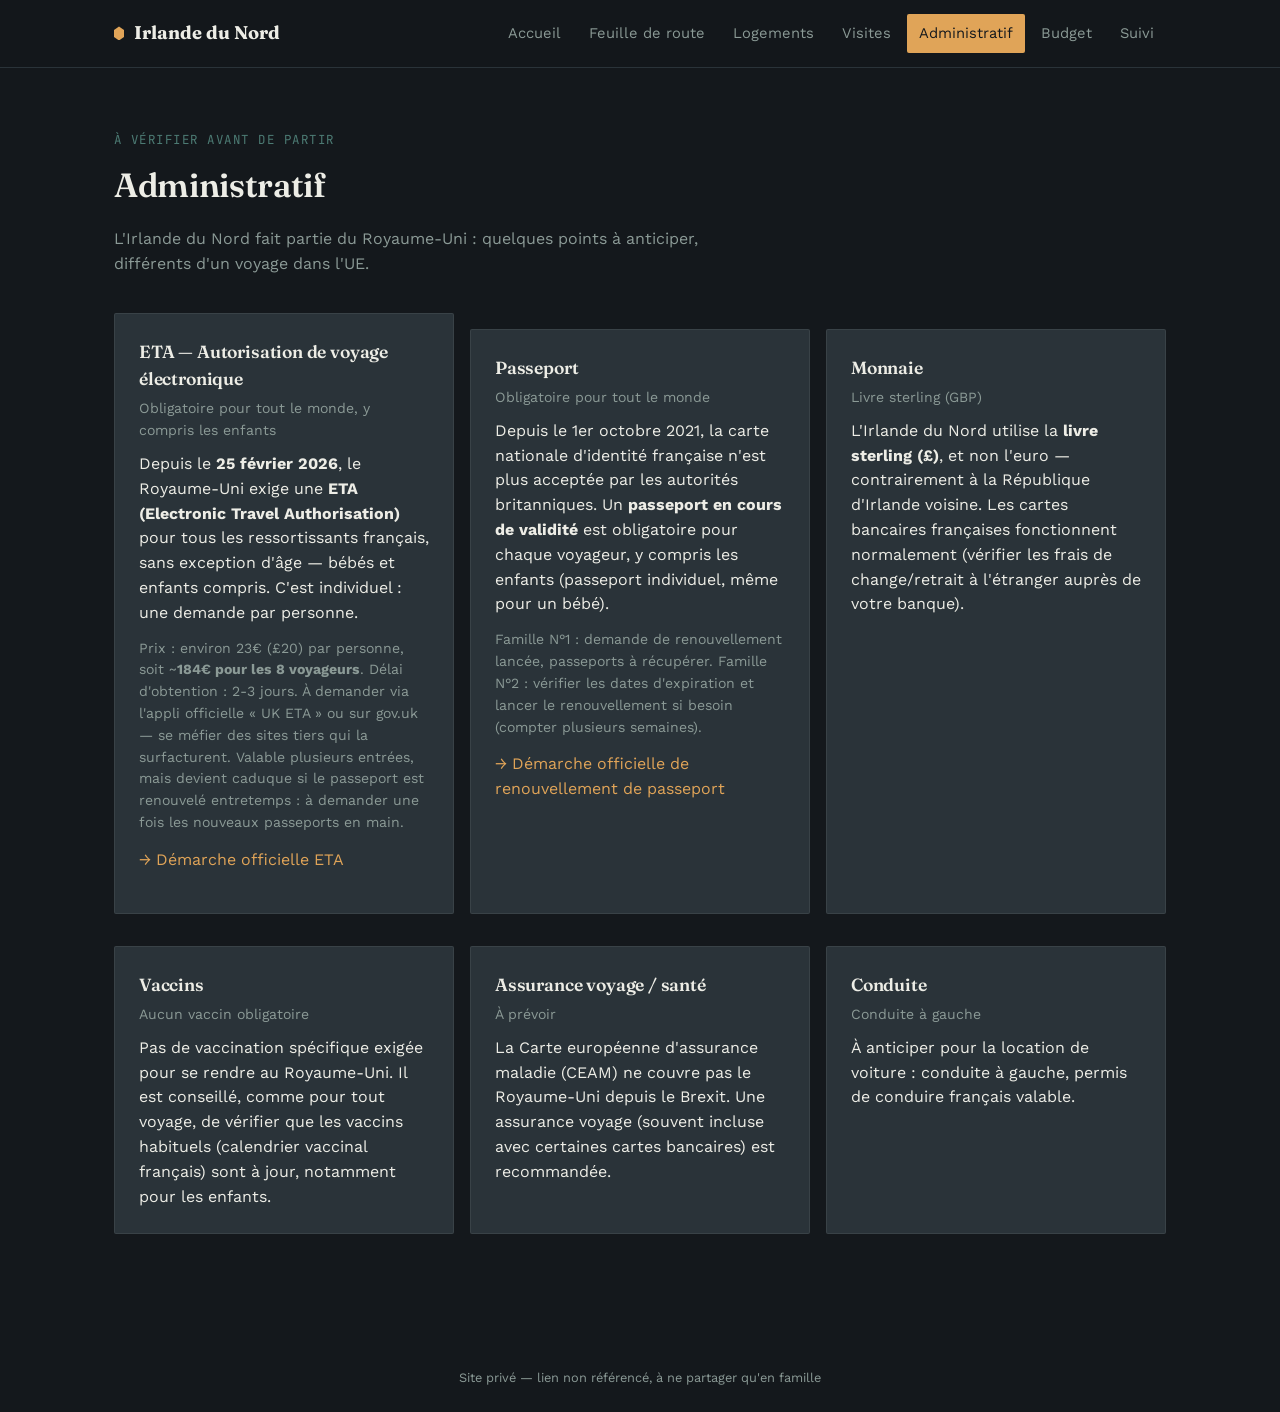
<file: administratif.html>
<!DOCTYPE html>
<html lang="fr">
<head>
<meta charset="UTF-8">
<meta name="viewport" content="width=device-width, initial-scale=1.0">
<meta name="robots" content="noindex, nofollow">
<title>Administratif — Irlande du Nord</title>
<link rel="stylesheet" href="css/style.css?v=7">
</head>
<body>

<header class="site-header">
  <div class="nav-wrap">
    <div class="brand"><span class="mark"></span> Irlande du Nord</div>
    <nav class="main-nav">
      <a href="index.html">Accueil</a>
      <a href="feuille-de-route.html">Feuille de route</a>
      <a href="logements.html">Logements</a>
      <a href="visites.html">Visites</a>
      <a href="administratif.html" class="active">Administratif</a>
      <a href="budget.html">Budget</a>
      <a href="suivi.html">Suivi</a>
    </nav>
  </div>
</header>
<div class="columns-divider"></div>

<main>
  <span class="page-kicker">À vérifier avant de partir</span>
  <h1 class="page-title">Administratif</h1>
  <p class="page-lede">L'Irlande du Nord fait partie du Royaume-Uni : quelques points à anticiper, différents d'un voyage dans l'UE.</p>

  <div class="grid grid-2">
    <div class="card">
      <h3>ETA — Autorisation de voyage électronique</h3>
      <div class="meta">Obligatoire pour tout le monde, y compris les enfants</div>
      <p style="margin:0;">
        Depuis le <strong>25 février 2026</strong>, le Royaume-Uni exige une <strong>ETA (Electronic Travel Authorisation)</strong> pour tous les ressortissants français, sans exception d'âge — bébés et enfants compris. C'est individuel : une demande par personne.
      </p>
      <p style="margin-top:12px; color:var(--stone); font-size:0.88rem;">
        Prix : environ 23€ (£20) par personne, soit ~<strong>184€ pour les 8 voyageurs</strong>. Délai d'obtention : 2-3 jours. À demander via l'appli officielle « UK ETA » ou sur gov.uk — se méfier des sites tiers qui la surfacturent. Valable plusieurs entrées, mais devient caduque si le passeport est renouvelé entretemps : à demander une fois les nouveaux passeports en main.
      </p>
      <p style="margin-top:12px;"><a href="https://www.gov.uk/guidance/apply-for-an-electronic-travel-authorisation-eta" target="_blank">→ Démarche officielle ETA</a></p>
    </div>

    <div class="card">
      <h3>Passeport</h3>
      <div class="meta">Obligatoire pour tout le monde</div>
      <p style="margin:0;">
        Depuis le 1er octobre 2021, la carte nationale d'identité française n'est plus acceptée par les autorités britanniques.
        Un <strong>passeport en cours de validité</strong> est obligatoire pour chaque voyageur, y compris les enfants (passeport individuel, même pour un bébé).
      </p>
      <p style="margin-top:12px; color:var(--stone); font-size:0.88rem;">
        Famille N°1 : demande de renouvellement lancée, passeports à récupérer. Famille N°2 : vérifier les dates d'expiration et lancer le renouvellement si besoin (compter plusieurs semaines).
      </p>
      <p style="margin-top:12px;"><a href="https://www.service-public.gouv.fr/particuliers/vosdroits/F21091" target="_blank">→ Démarche officielle de renouvellement de passeport</a></p>
    </div>

    <div class="card">
      <h3>Monnaie</h3>
      <div class="meta">Livre sterling (GBP)</div>
      <p style="margin:0;">
        L'Irlande du Nord utilise la <strong>livre sterling (£)</strong>, et non l'euro — contrairement à la République d'Irlande voisine.
        Les cartes bancaires françaises fonctionnent normalement (vérifier les frais de change/retrait à l'étranger auprès de votre banque).
      </p>
    </div>

    <div class="card">
      <h3>Vaccins</h3>
      <div class="meta">Aucun vaccin obligatoire</div>
      <p style="margin:0;">
        Pas de vaccination spécifique exigée pour se rendre au Royaume-Uni. Il est conseillé, comme pour tout voyage, de vérifier que les vaccins habituels (calendrier vaccinal français) sont à jour, notamment pour les enfants.
      </p>
    </div>

    <div class="card">
      <h3>Assurance voyage / santé</h3>
      <div class="meta">À prévoir</div>
      <p style="margin:0;">
        La Carte européenne d'assurance maladie (CEAM) ne couvre pas le Royaume-Uni depuis le Brexit. Une assurance voyage (souvent incluse avec certaines cartes bancaires) est recommandée.
      </p>
    </div>

    <div class="card">
      <h3>Conduite</h3>
      <div class="meta">Conduite à gauche</div>
      <p style="margin:0;">
        À anticiper pour la location de voiture : conduite à gauche, permis de conduire français valable.
      </p>
    </div>
  </div>
</main>

<div class="columns-divider"></div>
<footer>Site privé — lien non référencé, à ne partager qu'en famille</footer>

</body>
</html>
</file>
<file: css/style.css>
@import url('https://fonts.googleapis.com/css2?family=Fraunces:opsz,wght@9..144,400;9..144,600;9..144,700&family=Work+Sans:wght@400;500;600&family=JetBrains+Mono:wght@400;600&display=swap');

:root{
  --basalt:#14181C;
  --slate:#2A3339;
  --sea:#4C7A73;
  --fog:#EDEDE6;
  --amber:#E0A458;
  --stone:#8B9A96;
  --radius: 2px;
}

*{box-sizing:border-box;}
html{scroll-behavior:smooth;}
body{
  margin:0;
  background:var(--basalt);
  color:var(--fog);
  font-family:'Work Sans', sans-serif;
  font-size:16px;
  line-height:1.55;
}

h1,h2,h3,.display{
  font-family:'Fraunces', serif;
  font-weight:600;
  letter-spacing:-0.01em;
  color:var(--fog);
  margin:0 0 0.4em;
}

.mono{font-family:'JetBrains Mono', monospace;}
a{color:var(--amber); text-decoration:none;}
a:hover{text-decoration:underline;}
a:focus-visible, button:focus-visible, input:focus-visible{
  outline:2px solid var(--amber);
  outline-offset:2px;
}

/* --- Basalt column motif --- */
.columns-divider{display:flex; height:14px; width:100%; overflow:hidden;}
.columns-divider span{
  flex:1 0 18px; height:100%; background:var(--slate);
  clip-path: polygon(50% 0%, 100% 25%, 100% 75%, 50% 100%, 0% 75%, 0% 25%);
  margin:0 1px; opacity:0.7;
}
.columns-divider span:nth-child(3n){background:var(--sea);}
.columns-divider span:nth-child(5n){background:var(--amber); opacity:0.5;}

/* --- Header / Nav --- */
header.site-header{
  position:sticky; top:0; z-index:50;
  background:rgba(20,24,28,0.92);
  backdrop-filter:blur(6px);
  border-bottom:1px solid var(--slate);
}
.nav-wrap{
  max-width:1100px; margin:0 auto;
  display:flex; align-items:center; justify-content:space-between;
  padding:14px 24px;
}
.brand{
  font-family:'Fraunces', serif; font-weight:700; font-size:1.15rem;
  color:var(--fog); display:flex; align-items:center; gap:10px;
}
.brand .mark{
  width:10px;height:14px; background:var(--amber);
  clip-path: polygon(50% 0%, 100% 25%, 100% 75%, 50% 100%, 0% 75%, 0% 25%);
}
nav.main-nav{display:flex; gap:4px; flex-wrap:wrap;}
nav.main-nav a{
  color:var(--stone); font-size:0.92rem; padding:8px 12px;
  border-radius:var(--radius); transition:color 0.15s, background 0.15s;
}
nav.main-nav a:hover{color:var(--fog); background:var(--slate); text-decoration:none;}
nav.main-nav a.active{color:var(--basalt); background:var(--amber);}

/* --- Layout --- */
main{max-width:1100px; margin:0 auto; padding:48px 24px 96px;}
.page-title{font-size:2.1rem; margin-bottom:0.2em;}
.page-kicker{
  color:var(--sea); font-family:'JetBrains Mono', monospace;
  font-size:0.78rem; letter-spacing:0.12em; text-transform:uppercase;
  margin-bottom:10px; display:block;
}
.page-lede{color:var(--stone); max-width:640px; margin-bottom:36px;}

/* --- Cards --- */
.card{
  background:var(--slate); border:1px solid rgba(139,154,150,0.15);
  border-radius:var(--radius); padding:24px;
}
.card + .card{margin-top:16px;}
.card h3{font-size:1.1rem; margin-bottom:6px;}
.card .meta{color:var(--stone); font-size:0.88rem; margin-bottom:10px;}
.tag{
  display:inline-block; font-family:'JetBrains Mono', monospace; font-size:0.72rem;
  color:var(--sea); border:1px solid var(--sea); padding:2px 8px; border-radius:20px;
  margin-right:6px;
}
.price{font-family:'JetBrains Mono', monospace; color:var(--amber); font-weight:600; font-size:1.05rem;}

.empty-state{
  border:1px dashed var(--slate); border-radius:var(--radius);
  padding:40px 24px; text-align:center; color:var(--stone);
}
.empty-state strong{color:var(--fog); display:block; margin-bottom:6px; font-family:'Fraunces',serif; font-size:1.1rem;}

/* --- Grid --- */
.grid{display:grid; gap:16px;}
.grid-2{grid-template-columns:repeat(auto-fit, minmax(280px,1fr));}
.grid-4{grid-template-columns:repeat(auto-fit, minmax(200px,1fr));}

/* --- Stat blocks --- */
.stat{border-left:2px solid var(--sea); padding-left:14px;}
.stat .num{font-family:'Fraunces',serif; font-size:1.8rem; color:var(--fog); display:block;}
.stat .label{color:var(--stone); font-size:0.82rem; text-transform:uppercase; letter-spacing:0.06em;}

/* --- Table (Budget) --- */
table{width:100%; border-collapse:collapse; margin-top:8px;}
th,td{text-align:left; padding:10px 12px; border-bottom:1px solid var(--slate); font-size:0.92rem;}
th{color:var(--stone); font-family:'JetBrains Mono',monospace; font-size:0.75rem; text-transform:uppercase; letter-spacing:0.06em; font-weight:400;}
td.num, th.num{text-align:right; font-family:'JetBrains Mono',monospace;}
tfoot td{font-weight:600; color:var(--amber); border-top:2px solid var(--sea); border-bottom:none;}

/* --- Checklist (Suivi) --- */
.task-row{display:flex; align-items:flex-start; gap:14px; padding:14px 0; border-bottom:1px solid var(--slate);}
.task-row input[type=checkbox]{width:20px; height:20px; margin-top:2px; accent-color:var(--amber); cursor:pointer; flex-shrink:0;}
.task-row .task-title{font-weight:500; color:var(--fog);}
.task-row .task-desc{color:var(--stone); font-size:0.88rem; margin-top:2px;}
.task-row.done .task-title{color:var(--stone); text-decoration:line-through;}
.progress-bar{height:6px; background:var(--slate); border-radius:4px; overflow:hidden; margin:16px 0 32px;}
.progress-bar-fill{height:100%; background:var(--sea); width:0%; transition:width 0.3s;}

/* --- Timeline (Feuille de route) --- */
.day-block{position:relative; padding-left:28px; margin-bottom:32px; border-left:1px solid var(--slate);}
.day-block::before{
  content:''; position:absolute; left:-6px; top:2px;
  width:11px; height:11px; background:var(--amber);
  clip-path: polygon(50% 0%, 100% 25%, 100% 75%, 50% 100%, 0% 75%, 0% 25%);
}
.day-block h3{color:var(--amber); font-size:0.95rem; font-family:'JetBrains Mono',monospace; text-transform:uppercase; letter-spacing:0.05em; margin-bottom:12px;}

footer{max-width:1100px; margin:0 auto; padding:24px; color:var(--stone); font-size:0.8rem; text-align:center;}

@media (max-width:640px){
  .nav-wrap{flex-direction:column; align-items:flex-start; gap:10px;}
  nav.main-nav{width:100%; overflow-x:auto;}
  main{padding:32px 16px 72px;}
  .page-title{font-size:1.6rem;}
}
</file>
